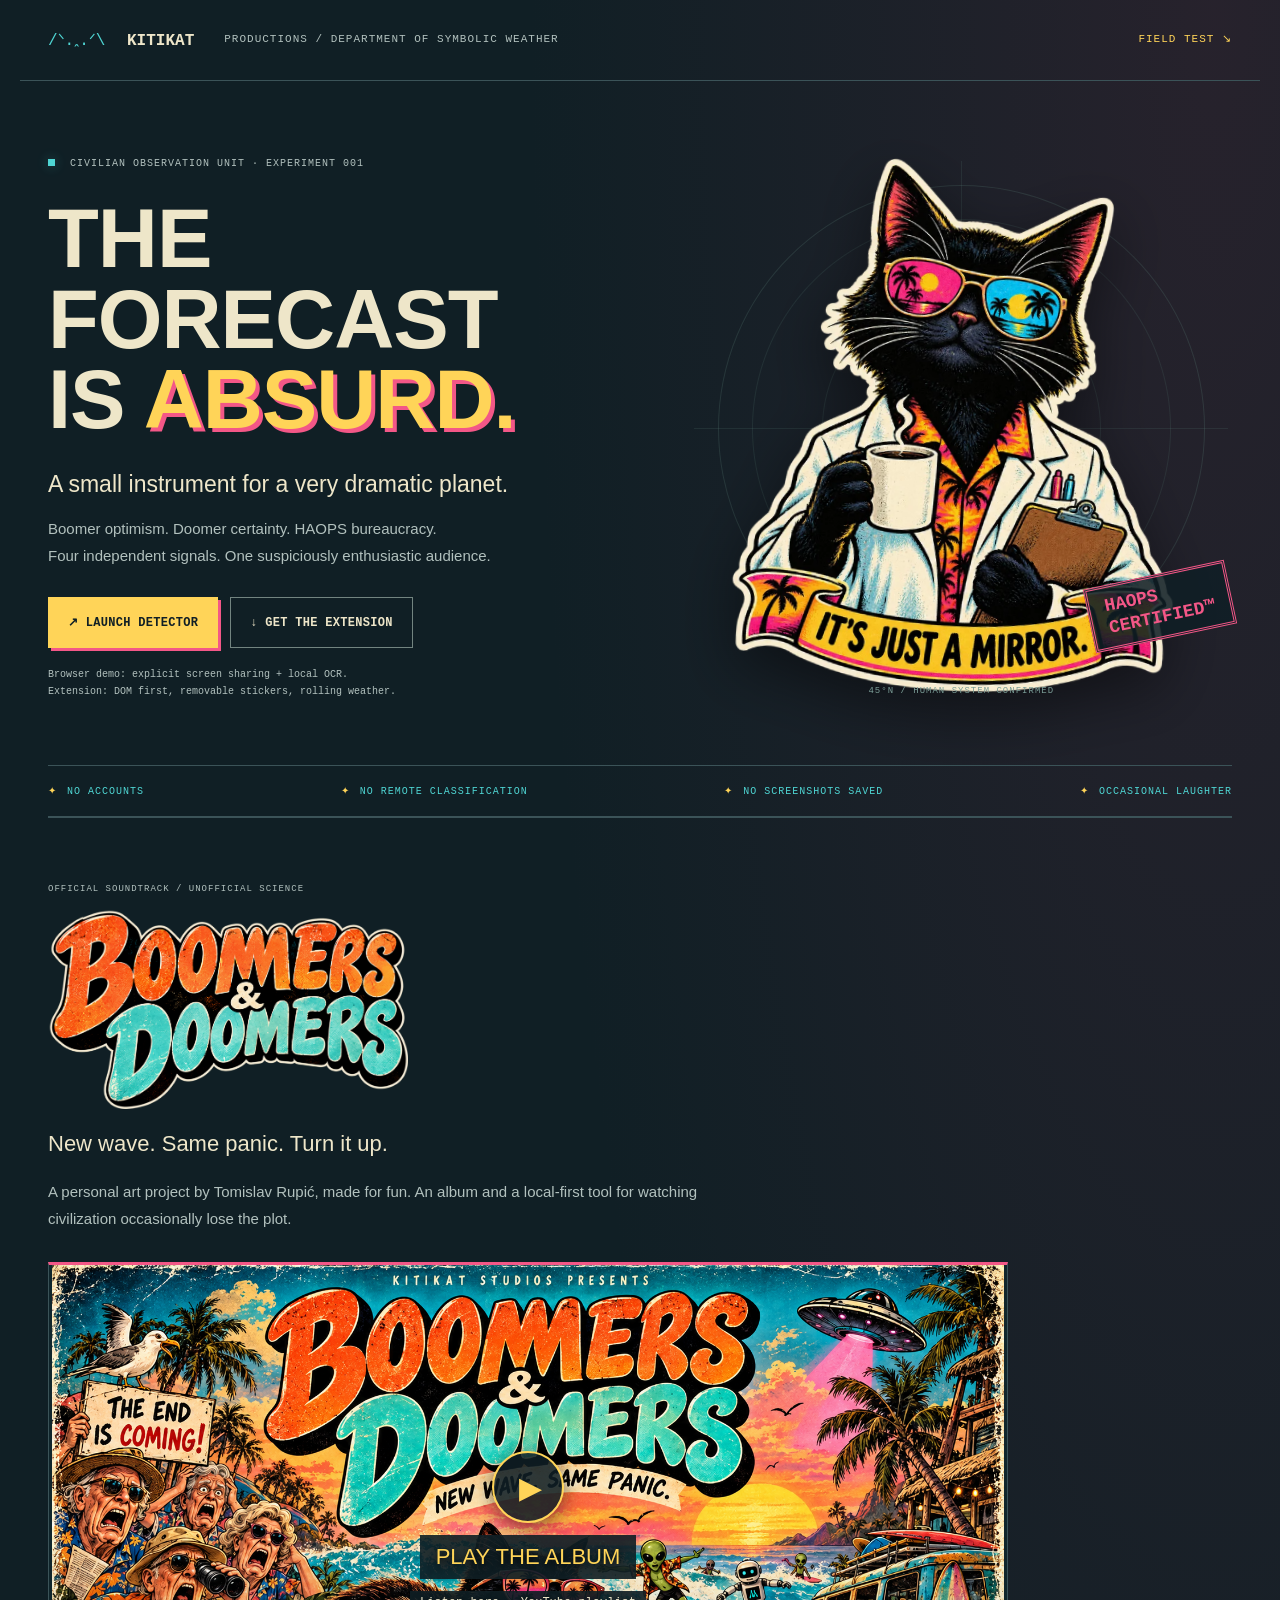
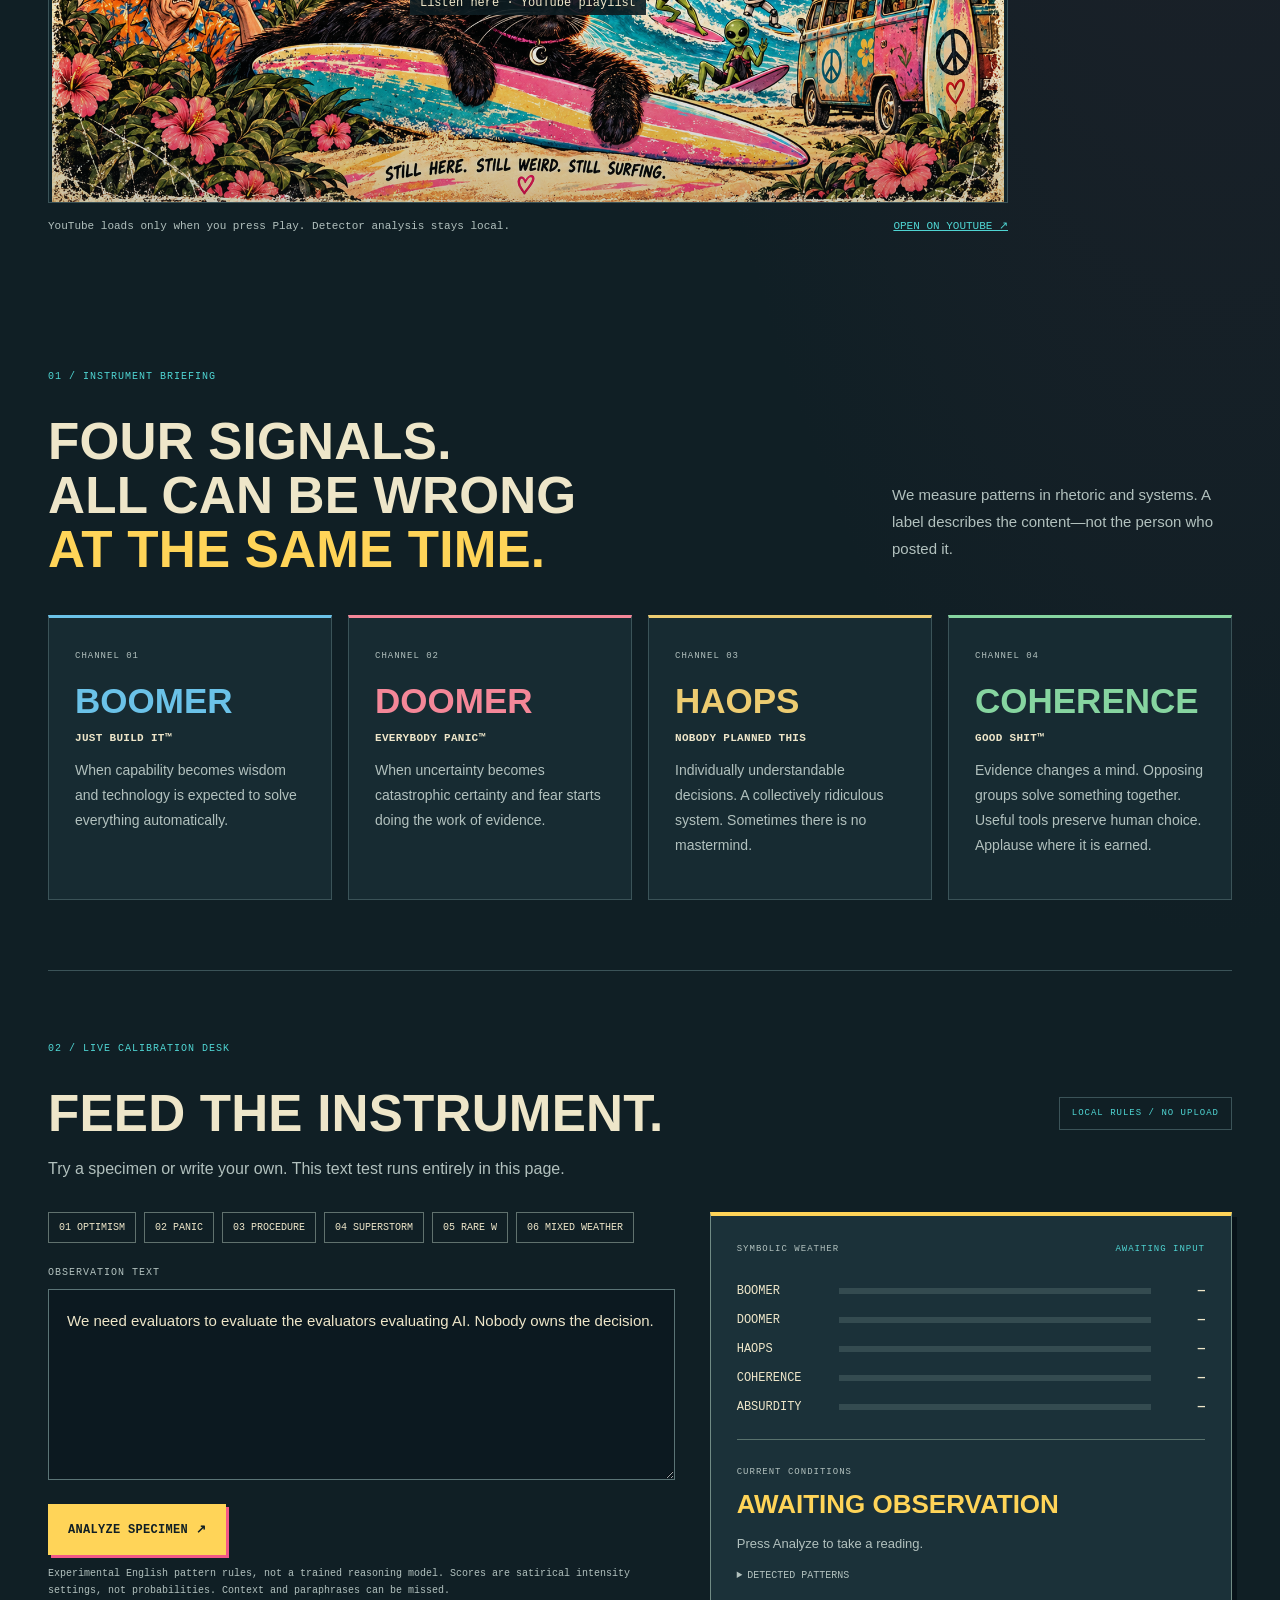
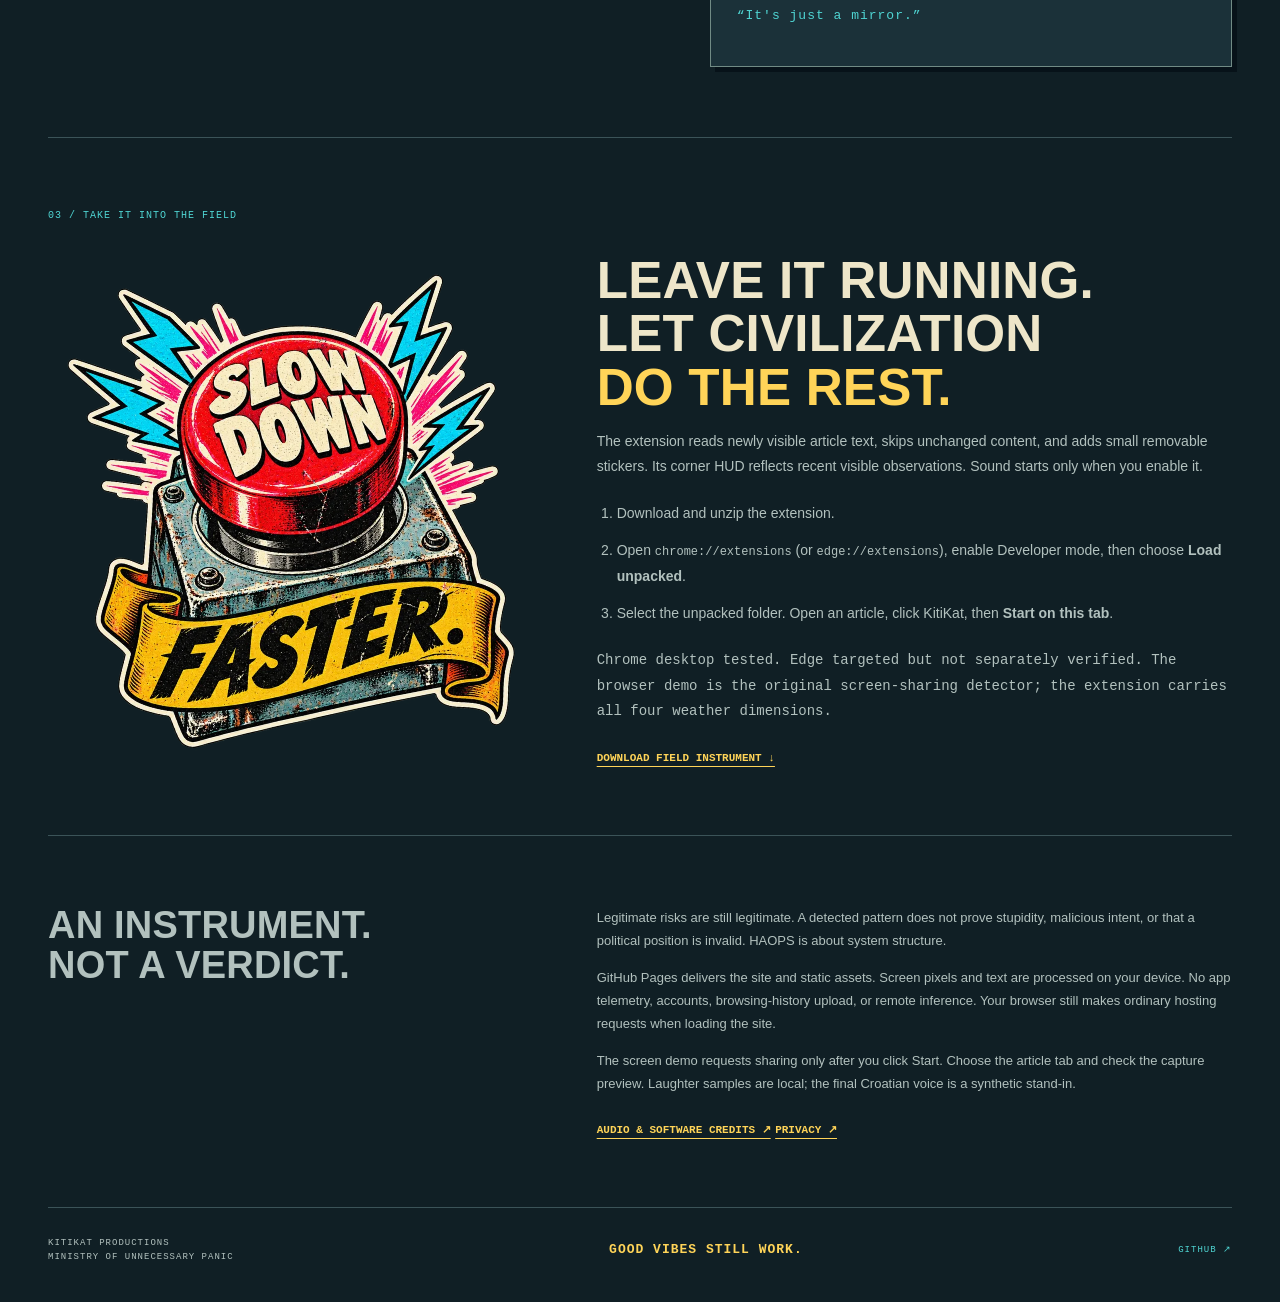
<file: index.html>
<!doctype html>
<html lang="en"><head><meta charset="utf-8"><meta name="viewport" content="width=device-width, initial-scale=1"><meta name="description" content="KitiKat observes rhetoric and systemic absurdity, reports the symbolic weather, and occasionally plays a laugh track. Local analysis. No accounts."><meta http-equiv="Content-Security-Policy" content="default-src 'self'; script-src 'self'; style-src 'self' 'unsafe-inline'; img-src 'self' data:; connect-src 'none'; frame-src https://www.youtube-nocookie.com; media-src 'self'; object-src 'none'; base-uri 'self'; form-action 'none'"><title>KITIKAT — Symbolic Weather Monitor</title><link rel="icon" href="favicon.svg"><link rel="stylesheet" href="landing.css?v=album-cover-3"></head>
<body><header class="masthead"><a href="./" class="wordmark">/ᐠ.ꞈ.ᐟ\ <b>KITIKAT</b></a><span class="department">PRODUCTIONS / DEPARTMENT OF SYMBOLIC WEATHER</span><a class="nav-link" href="#field-test">FIELD TEST ↘</a></header>
<main><section class="hero"><div class="hero-copy"><p class="eyebrow"><span class="live-dot"></span> CIVILIAN OBSERVATION UNIT · EXPERIMENT 001</p><h1>THE FORECAST<br>IS <em>ABSURD.</em></h1><p class="intro">A small instrument for a very dramatic planet.</p><p class="description">Boomer optimism. Doomer certainty. HAOPS bureaucracy.<br>Four independent signals. One suspiciously enthusiastic audience.</p><div class="cta-row"><a class="button primary" href="app/">↗ LAUNCH DETECTOR</a><a class="button secondary" href="downloads/KITIKAT-Symbolic-Weather.zip" download>↓ GET THE EXTENSION</a></div><p class="caption">Browser demo: explicit screen sharing + local OCR.<br>Extension: DOM first, removable stickers, rolling weather.</p></div><div class="hero-art"><div class="radar" aria-hidden="true"><span></span></div><img src="images/kitikat-mirror.webp" width="620" height="620" alt="KitiKat in a lab coat: It's just a mirror."><div class="stamp">HAOPS<br>CERTIFIED™</div><span class="art-coordinate">45°N / HUMAN SYSTEM CONFIRMED</span></div></section>
<div class="ticker"><span>NO ACCOUNTS</span><span>NO REMOTE CLASSIFICATION</span><span>NO SCREENSHOTS SAVED</span><span>OCCASIONAL LAUGHTER</span></div>
<section class="album-note" aria-label="Album and art project" id="album"><div class="album-heading"><span class="section-label">OFFICIAL SOUNDTRACK / UNOFFICIAL SCIENCE</span><h2 class="album-title"><img src="stickers/boomers-doomers-title.png" width="360" height="200" style="display:block;width:100%;max-width:360px;height:auto" alt="Boomers &amp; Doomers" loading="lazy"></h2><p class="album-intro">New wave. Same panic. Turn it up.</p><p>A personal art project by Tomislav Rupić, made for fun. An album and a local-first tool for watching civilization occasionally lose the plot.</p></div><div class="album-player" id="album-player"><button class="album-play" id="play-album" type="button"><img class="album-cover" src="images/album-cover-original.png" width="1672" height="941" alt="" loading="lazy"><span class="play-disc" aria-hidden="true">▶</span><strong>PLAY THE ALBUM</strong><span>Listen here · YouTube playlist</span></button></div><div class="album-caption"><span id="album-player-status">YouTube loads only when you press Play. Detector analysis stays local.</span><a href="https://www.youtube.com/playlist?list=PLHWIHMcV12K4" target="_blank" rel="noopener noreferrer">OPEN ON YOUTUBE ↗</a></div></section>
<section class="briefing"><div class="section-label">01 / INSTRUMENT BRIEFING</div><div class="briefing-title"><h2>Four signals.<br>All can be wrong<br><span>at the same time.</span></h2><p>We measure patterns in rhetoric and systems. A label describes the content—not the person who posted it.</p></div><div class="dimensions"><article class="dimension blue"><span class="channel">CHANNEL 01</span><h3>BOOMER</h3><p class="slogan">JUST BUILD IT™</p><p>When capability becomes wisdom and technology is expected to solve everything automatically.</p></article><article class="dimension red"><span class="channel">CHANNEL 02</span><h3>DOOMER</h3><p class="slogan">EVERYBODY PANIC™</p><p>When uncertainty becomes catastrophic certainty and fear starts doing the work of evidence.</p></article><article class="dimension yellow"><span class="channel">CHANNEL 03</span><h3>HAOPS</h3><p class="slogan">NOBODY PLANNED THIS</p><p>Individually understandable decisions. A collectively ridiculous system. Sometimes there is no mastermind.</p></article><article class="dimension green"><span class="channel">CHANNEL 04</span><h3>COHERENCE</h3><p class="slogan">GOOD SHIT™</p><p>Evidence changes a mind. Opposing groups solve something together. Useful tools preserve human choice. Applause where it is earned.</p></article></div></section>
<section class="field-test" id="field-test"><div class="section-label">02 / LIVE CALIBRATION DESK</div><div class="test-heading"><h2>Feed the instrument.</h2><span class="chip">LOCAL RULES / NO UPLOAD</span></div><p>Try a specimen or write your own. This text test runs entirely in this page.</p><div class="test-layout"><div class="input-panel"><div class="specimens"><button data-example="boomer">01 OPTIMISM</button><button data-example="doomer">02 PANIC</button><button data-example="haops">03 PROCEDURE</button><button data-example="triple">04 SUPERSTORM</button><button data-example="coherence">05 RARE W</button><button data-example="mixed">06 MIXED WEATHER</button></div><label for="specimen">OBSERVATION TEXT</label><textarea id="specimen" maxlength="8000" rows="6">We need evaluators to evaluate the evaluators evaluating AI. Nobody owns the decision.</textarea><button class="button primary" id="analyze">ANALYZE SPECIMEN ↗</button><p class="caption">Experimental English pattern rules, not a trained reasoning model. Scores are satirical intensity settings, not probabilities. Context and paraphrases can be missed.</p></div><aside class="instrument" aria-label="Symbolic weather results"><div class="instrument-top"><span>SYMBOLIC WEATHER</span><span id="observation-state">AWAITING INPUT</span></div><div id="scores"></div><small>CURRENT CONDITIONS</small><h3 id="conditions">AWAITING OBSERVATION</h3><p id="reason">Press Analyze to take a reading.</p><details><summary>DETECTED PATTERNS</summary><ul id="patterns"></ul></details><p class="kitikat-line" id="quip">“It's just a mirror.”</p></aside></div></section>
<section class="deployment"><div class="section-label">03 / TAKE IT INTO THE FIELD</div><div class="deployment-grid"><img loading="lazy" src="images/slow-down-faster.webp" width="380" height="380" alt="KitiKat says: Slow down. Faster."><div><h2>Leave it running.<br>Let civilization<br><span>do the rest.</span></h2><p>The extension reads newly visible article text, skips unchanged content, and adds small removable stickers. Its corner HUD reflects recent visible observations. Sound starts only when you enable it.</p><ol><li>Download and unzip the extension.</li><li>Open <code>chrome://extensions</code> (or <code>edge://extensions</code>), enable Developer mode, then choose <b>Load unpacked</b>.</li><li>Select the unpacked folder. Open an article, click KitiKat, then <b>Start on this tab</b>.</li></ol><p class="caption">Chrome desktop tested. Edge targeted but not separately verified. The browser demo is the original screen-sharing detector; the extension carries all four weather dimensions.</p><a class="text-link" href="downloads/KITIKAT-Symbolic-Weather.zip" download>DOWNLOAD FIELD INSTRUMENT ↓</a></div></div></section>

<section class="fine-print"><h2>An instrument.<br>Not a verdict.</h2><div><p>Legitimate risks are still legitimate. A detected pattern does not prove stupidity, malicious intent, or that a political position is invalid. HAOPS is about system structure.</p><p>GitHub Pages delivers the site and static assets. Screen pixels and text are processed on your device. No app telemetry, accounts, browsing-history upload, or remote inference. Your browser still makes ordinary hosting requests when loading the site.</p><p>The screen demo requests sharing only after you click Start. Choose the article tab and check the capture preview. Laughter samples are local; the final Croatian voice is a synthetic stand-in.</p><a class="text-link" href="credits.html">AUDIO & SOFTWARE CREDITS ↗</a> <a class="text-link" href="privacy.html">PRIVACY ↗</a></div></section>
<footer><span>KITIKAT PRODUCTIONS<br>MINISTRY OF UNNECESSARY PANIC</span><strong>GOOD VIBES STILL WORK.</strong><a href="https://github.com/tomislavrupic/kitikat-symbolic-weather">GITHUB ↗</a></footer></main><script type="module" src="landing.js"></script></body></html>
</file>
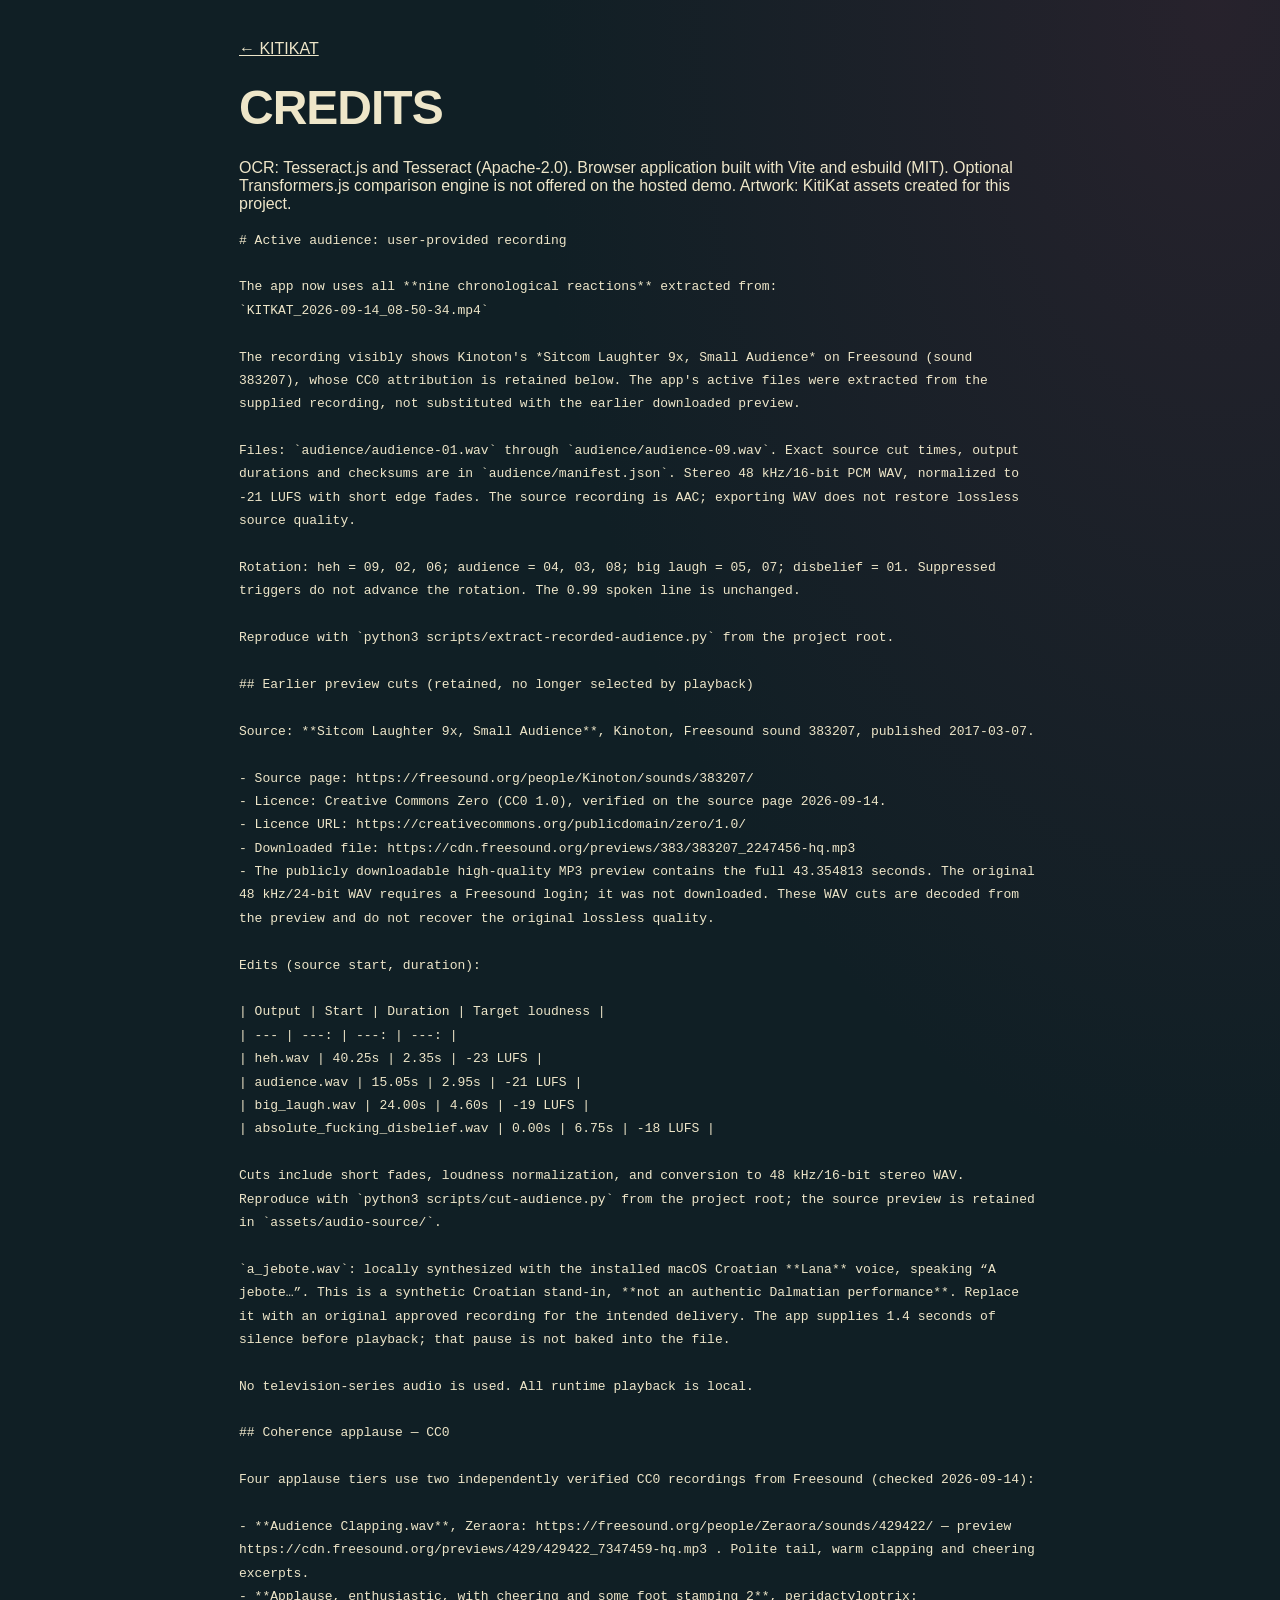
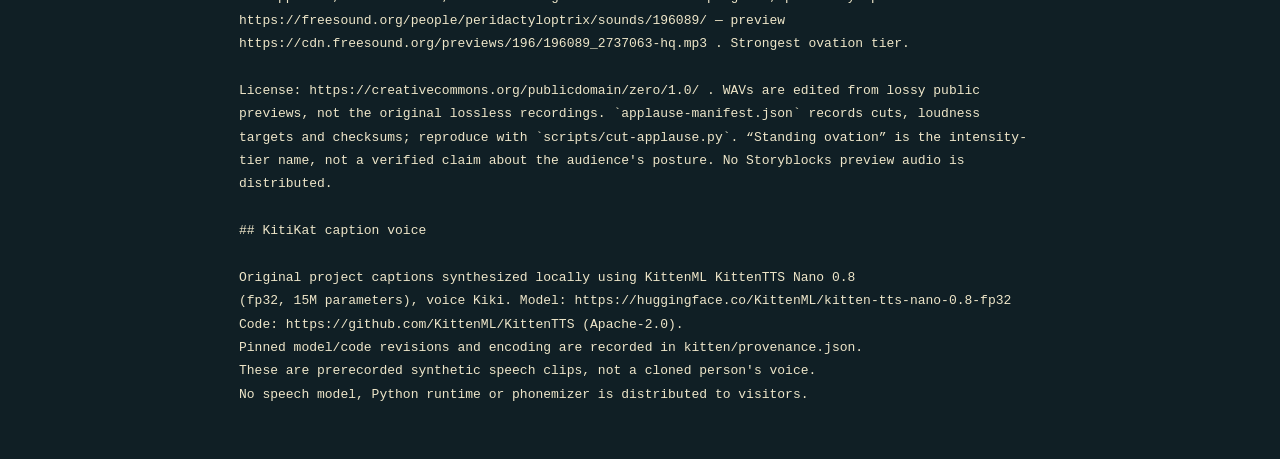
<file: credits.html>
<!doctype html><html lang="en"><meta charset="utf-8"><meta name="viewport" content="width=device-width,initial-scale=1"><title>KitiKat credits</title><link rel="stylesheet" href="landing.css"><main style="max-width:850px;padding:40px 24px"><a href="./">← KITIKAT</a><h1 style="font-size:48px">Credits</h1><p>OCR: Tesseract.js and Tesseract (Apache-2.0). Browser application built with Vite and esbuild (MIT). Optional Transformers.js comparison engine is not offered on the hosted demo. Artwork: KitiKat assets created for this project.</p><pre style="white-space:pre-wrap;font:13px/1.8 ui-monospace,monospace"># Active audience: user-provided recording

The app now uses all **nine chronological reactions** extracted from:
`KITKAT_2026-09-14_08-50-34.mp4`

The recording visibly shows Kinoton's *Sitcom Laughter 9x, Small Audience* on Freesound (sound 383207), whose CC0 attribution is retained below. The app's active files were extracted from the supplied recording, not substituted with the earlier downloaded preview.

Files: `audience/audience-01.wav` through `audience/audience-09.wav`. Exact source cut times, output durations and checksums are in `audience/manifest.json`. Stereo 48 kHz/16-bit PCM WAV, normalized to -21 LUFS with short edge fades. The source recording is AAC; exporting WAV does not restore lossless source quality.

Rotation: heh = 09, 02, 06; audience = 04, 03, 08; big laugh = 05, 07; disbelief = 01. Suppressed triggers do not advance the rotation. The 0.99 spoken line is unchanged.

Reproduce with `python3 scripts/extract-recorded-audience.py` from the project root.

## Earlier preview cuts (retained, no longer selected by playback)

Source: **Sitcom Laughter 9x, Small Audience**, Kinoton, Freesound sound 383207, published 2017-03-07.

- Source page: https://freesound.org/people/Kinoton/sounds/383207/
- Licence: Creative Commons Zero (CC0 1.0), verified on the source page 2026-09-14.
- Licence URL: https://creativecommons.org/publicdomain/zero/1.0/
- Downloaded file: https://cdn.freesound.org/previews/383/383207_2247456-hq.mp3
- The publicly downloadable high-quality MP3 preview contains the full 43.354813 seconds. The original 48 kHz/24-bit WAV requires a Freesound login; it was not downloaded. These WAV cuts are decoded from the preview and do not recover the original lossless quality.

Edits (source start, duration):

| Output | Start | Duration | Target loudness |
| --- | ---: | ---: | ---: |
| heh.wav | 40.25s | 2.35s | -23 LUFS |
| audience.wav | 15.05s | 2.95s | -21 LUFS |
| big_laugh.wav | 24.00s | 4.60s | -19 LUFS |
| absolute_fucking_disbelief.wav | 0.00s | 6.75s | -18 LUFS |

Cuts include short fades, loudness normalization, and conversion to 48 kHz/16-bit stereo WAV. Reproduce with `python3 scripts/cut-audience.py` from the project root; the source preview is retained in `assets/audio-source/`.

`a_jebote.wav`: locally synthesized with the installed macOS Croatian **Lana** voice, speaking “A jebote…”. This is a synthetic Croatian stand-in, **not an authentic Dalmatian performance**. Replace it with an original approved recording for the intended delivery. The app supplies 1.4 seconds of silence before playback; that pause is not baked into the file.

No television-series audio is used. All runtime playback is local.

## Coherence applause — CC0

Four applause tiers use two independently verified CC0 recordings from Freesound (checked 2026-09-14):

- **Audience Clapping.wav**, Zeraora: https://freesound.org/people/Zeraora/sounds/429422/ — preview https://cdn.freesound.org/previews/429/429422_7347459-hq.mp3 . Polite tail, warm clapping and cheering excerpts.
- **Applause, enthusiastic, with cheering and some foot stamping 2**, peridactyloptrix: https://freesound.org/people/peridactyloptrix/sounds/196089/ — preview https://cdn.freesound.org/previews/196/196089_2737063-hq.mp3 . Strongest ovation tier.

License: https://creativecommons.org/publicdomain/zero/1.0/ . WAVs are edited from lossy public previews, not the original lossless recordings. `applause-manifest.json` records cuts, loudness targets and checksums; reproduce with `scripts/cut-applause.py`. “Standing ovation” is the intensity-tier name, not a verified claim about the audience's posture. No Storyblocks preview audio is distributed.

## KitiKat caption voice

Original project captions synthesized locally using KittenML KittenTTS Nano 0.8
(fp32, 15M parameters), voice Kiki. Model: https://huggingface.co/KittenML/kitten-tts-nano-0.8-fp32
Code: https://github.com/KittenML/KittenTTS (Apache-2.0).
Pinned model/code revisions and encoding are recorded in kitten/provenance.json.
These are prerecorded synthetic speech clips, not a cloned person's voice.
No speech model, Python runtime or phonemizer is distributed to visitors.
</pre></main></html>
</file>
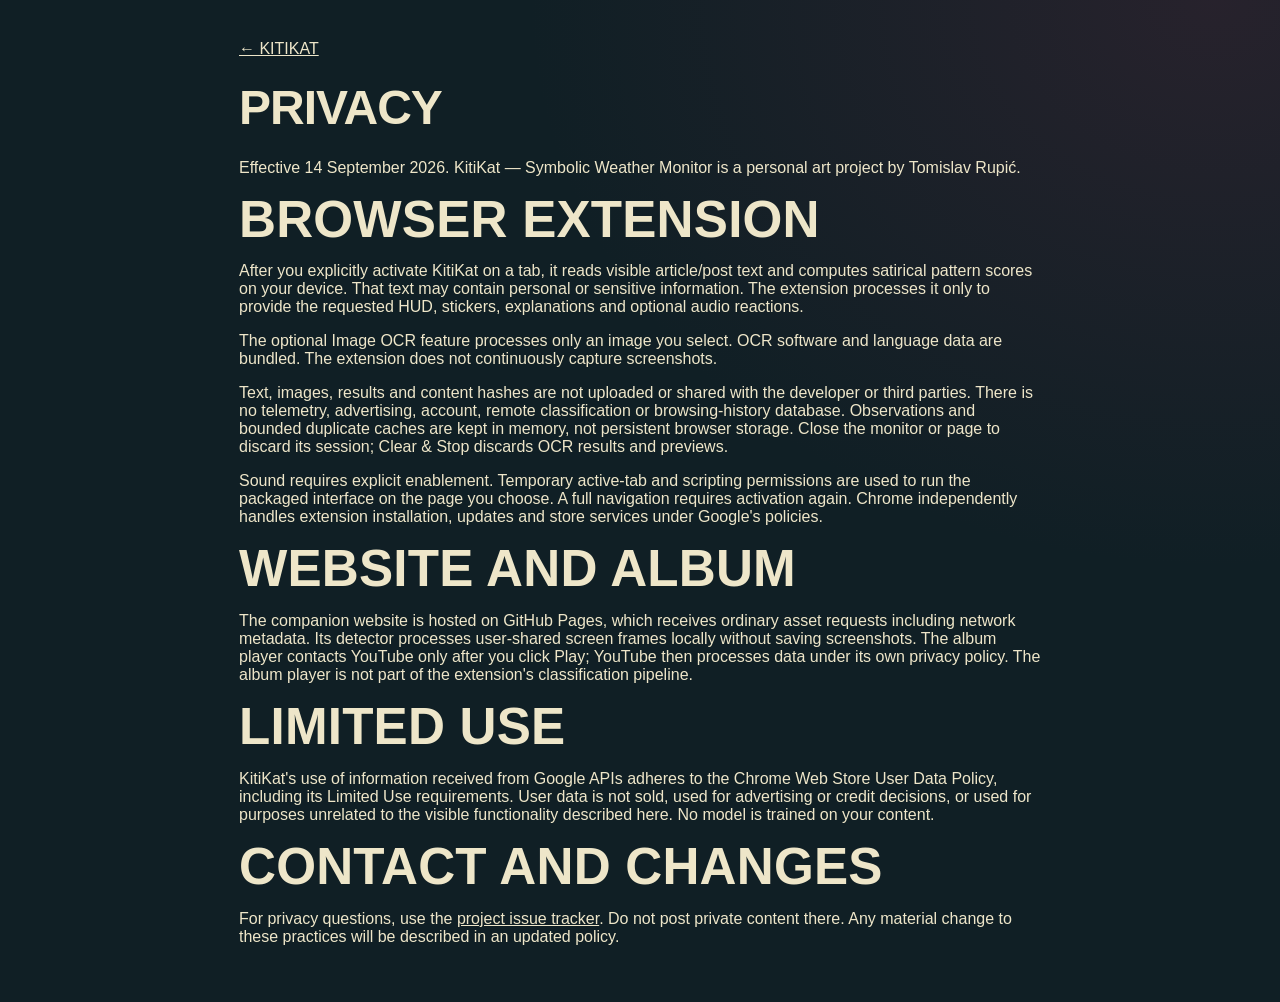
<file: privacy.html>
<!doctype html><html lang="en"><head><meta charset="utf-8"><meta name="viewport" content="width=device-width,initial-scale=1"><title>KitiKat Privacy</title><link rel="stylesheet" href="landing.css"></head><body><main style="max-width:850px;padding:40px 24px"><a href="./">← KITIKAT</a><h1 style="font-size:48px">Privacy</h1><p>Effective 14 September 2026. KitiKat — Symbolic Weather Monitor is a personal art project by Tomislav Rupić.</p><h2>Browser extension</h2><p>After you explicitly activate KitiKat on a tab, it reads visible article/post text and computes satirical pattern scores on your device. That text may contain personal or sensitive information. The extension processes it only to provide the requested HUD, stickers, explanations and optional audio reactions.</p><p>The optional Image OCR feature processes only an image you select. OCR software and language data are bundled. The extension does not continuously capture screenshots.</p><p>Text, images, results and content hashes are not uploaded or shared with the developer or third parties. There is no telemetry, advertising, account, remote classification or browsing-history database. Observations and bounded duplicate caches are kept in memory, not persistent browser storage. Close the monitor or page to discard its session; Clear &amp; Stop discards OCR results and previews.</p><p>Sound requires explicit enablement. Temporary active-tab and scripting permissions are used to run the packaged interface on the page you choose. A full navigation requires activation again. Chrome independently handles extension installation, updates and store services under Google's policies.</p><h2>Website and album</h2><p>The companion website is hosted on GitHub Pages, which receives ordinary asset requests including network metadata. Its detector processes user-shared screen frames locally without saving screenshots. The album player contacts YouTube only after you click Play; YouTube then processes data under its own privacy policy. The album player is not part of the extension's classification pipeline.</p><h2>Limited use</h2><p>KitiKat's use of information received from Google APIs adheres to the Chrome Web Store User Data Policy, including its Limited Use requirements. User data is not sold, used for advertising or credit decisions, or used for purposes unrelated to the visible functionality described here. No model is trained on your content.</p><h2>Contact and changes</h2><p>For privacy questions, use the <a href="https://github.com/tomislavrupic/kitikat-symbolic-weather/issues">project issue tracker</a>. Do not post private content there. Any material change to these practices will be described in an updated policy.</p></main></body></html>
</file>
<file: landing.css>
:root{--ink:#101f25;--panel:#172b32;--line:#3b5358;--cream:#eee6c9;--muted:#b2c1be;--cyan:#4fd5d3;--yellow:#ffd458;--pink:#f35787;color-scheme:dark;font-family:Arial,Helvetica,sans-serif;background:var(--ink);color:var(--cream)}*{box-sizing:border-box}body{margin:0;background:radial-gradient(ellipse at 95% 0,#55283b55,transparent 40%)}a{color:inherit}button,textarea{font:inherit}button,a{touch-action:manipulation}button:focus-visible,a:focus-visible,summary:focus-visible,textarea:focus-visible{outline:3px solid var(--cyan);outline-offset:5px}.masthead,main{max-width:1240px;margin:auto}.masthead{display:flex;align-items:center;gap:30px;padding:30px 28px;border-bottom:1px solid var(--line)}.wordmark{text-decoration:none;font:16px ui-monospace,monospace;white-space:nowrap;color:var(--cyan)}.wordmark b{color:var(--cream);margin-left:12px}.department,.nav-link,.eyebrow,.caption,.section-label,.channel,.chip,small,label,.instrument-top,.kitikat-line,footer,.art-coordinate{font:11px/1.6 ui-monospace,SFMono-Regular,Consolas,monospace;letter-spacing:1px}.department{flex:1;color:var(--muted)}.nav-link{text-decoration:none;color:var(--yellow)}main{padding:0 28px}.hero{display:grid;grid-template-columns:1.15fr 1fr;align-items:center;min-height:650px;padding:65px 0 55px;gap:20px}.eyebrow{color:var(--muted);font-size:10px}.live-dot{display:inline-block;width:7px;height:7px;background:var(--cyan);margin-right:8px;box-shadow:0 0 12px #4fd5d355}h1,h2,h3{font-family:Impact,'Arial Narrow',Arial,sans-serif;font-weight:900;text-transform:uppercase;margin:0}h1{font-size:clamp(64px,6.5vw,96px);letter-spacing:-1px;line-height:.97;margin:27px 0}h1 em{font-style:normal;color:var(--yellow);text-shadow:4px 4px var(--pink)}.intro{font-size:23px;line-height:1.4;margin-bottom:13px}.description{font-size:15px;color:var(--muted);line-height:1.8}.cta-row{display:flex;gap:12px;flex-wrap:wrap;margin:28px 0 18px}.button{display:inline-flex;align-items:center;justify-content:center;padding:17px 19px;border:1px solid var(--line);border-radius:0;font:bold 12px ui-monospace,monospace;letter-spacing:.3px;text-decoration:none;cursor:pointer;min-height:48px;transition:transform .15s,box-shadow .15s}.primary{background:var(--yellow);color:var(--ink);box-shadow:3px 3px var(--pink);border-color:var(--yellow)}.secondary{background:transparent;color:var(--cream);border-color:#728480}.button:hover{transform:translateY(-2px);box-shadow:4px 5px var(--pink)}.caption{font-size:10px;color:var(--muted);letter-spacing:0;line-height:1.7}.hero-art{position:relative;display:grid;place-items:center;min-width:0}.hero-art img{width:100%;height:auto;position:relative;filter:drop-shadow(0 20px 30px #0007);transform:rotate(3deg)}.radar{position:absolute;width:90%;aspect-ratio:1;border-radius:50%;border:1px solid #5b7e743f;background:repeating-radial-gradient(circle,transparent 0,transparent 68px,#50746d33 69px,transparent 70px)}.radar:after,.radar:before{content:'';position:absolute;background:#50746d33}.radar:before{width:1px;height:110%;left:50%;top:-5%}.radar:after{width:110%;height:1px;top:50%;left:-5%}.stamp{position:absolute;right:0;bottom:60px;border:3px double var(--pink);padding:8px 15px;color:var(--pink);font:bold 18px/1.2 ui-monospace,monospace;transform:rotate(-12deg);background:#101f25dd}.art-coordinate{color:#7b9d97;font-size:9px;position:absolute;bottom:0}.ticker{display:flex;justify-content:space-between;gap:12px;flex-wrap:wrap;border-block:1px solid var(--line);padding:19px 0;color:var(--cyan);font:10px ui-monospace,monospace;letter-spacing:1px}.ticker span:before{content:'✦';margin-right:10px;color:var(--yellow)}section.briefing,section.field-test,section.deployment,section.fine-print{padding:70px 0}.section-label{color:var(--cyan);font-size:10px;margin-bottom:30px}h2{font-size:clamp(35px,4vw,55px);line-height:1.05;letter-spacing:.2px}h2 span{color:var(--yellow)}.briefing-title{display:flex;justify-content:space-between;gap:50px;align-items:end;margin-bottom:38px}.briefing-title p{max-width:340px;color:var(--muted);line-height:1.8;font-size:15px}.dimensions{display:grid;grid-template-columns:repeat(3,1fr);gap:16px}.dimension{background:var(--panel);border:1px solid var(--line);border-top:3px solid var(--signal);padding:26px}.blue{--signal:#6bc2e8}.red{--signal:#f48798}.yellow{--signal:#edcc71}.channel{color:var(--muted);font-size:9px}.dimension h3{font-size:35px;margin:18px 0 4px;color:var(--signal)}.slogan{font:bold 11px ui-monospace,monospace;letter-spacing:.3px}.dimension p:last-child{font-size:14px;line-height:1.8;color:var(--muted)}.field-test{border-block:1px solid var(--line)}.test-heading{display:flex;align-items:center;justify-content:space-between;gap:20px}.chip{font-size:9px;padding:8px 12px;border:1px solid var(--line);white-space:nowrap;color:var(--cyan)}.field-test>p{color:var(--muted);line-height:1.6}.test-layout{display:grid;grid-template-columns:1.2fr 1fr;gap:35px;margin-top:30px}.specimens{display:flex;gap:8px;flex-wrap:wrap;margin-bottom:22px}.specimens button{cursor:pointer;padding:9px 10px;border:1px solid #60716e;color:var(--cream);background:none;font:10px ui-monospace,monospace}.specimens button:hover{border-color:var(--cyan);color:var(--cyan)}label{display:block;font-size:10px;color:var(--muted);margin-bottom:8px}textarea{resize:vertical;width:100%;padding:18px;background:#0c1920;border:1px solid #5b7476;color:var(--cream);font:15px/1.7 Arial,sans-serif;min-height:170px;max-height:400px;margin-bottom:20px}.instrument{padding:26px;background:#1b3139;border:1px solid #718b85;border-top:4px solid var(--yellow);box-shadow:5px 5px #071219;min-width:0}.instrument-top{display:flex;justify-content:space-between;gap:10px;font-size:9px;color:var(--muted);margin-bottom:28px}#observation-state{color:var(--cyan)}.reading{display:grid;grid-template-columns:90px 1fr 42px;gap:12px;align-items:center;font:12px ui-monospace,monospace;margin:15px 0}.reading b{text-align:right}.meter{background:#344b50;height:6px}.meter i{display:block;background:var(--signal);height:100%;width:0;transition:width .35s}.boomer{--signal:#6bc2e8}.doomer{--signal:#f48798}.haops{--signal:#edcc71}.absurdity{--signal:#c3a4db}.instrument small{display:block;border-top:1px solid #59726d;padding-top:25px;margin-top:25px;color:var(--muted);font-size:9px}.instrument h3{font-size:26px;color:var(--yellow);line-height:1.15;margin:10px 0}.instrument>p{font-size:13px;line-height:1.65;color:var(--muted)}.instrument details{font:10px/1.8 ui-monospace,monospace;color:var(--muted)}summary{cursor:pointer}#patterns{padding-left:18px}.instrument .kitikat-line{margin-top:20px;color:var(--cyan)}.deployment-grid{display:grid;grid-template-columns:1fr 1.3fr;align-items:center;gap:60px}.deployment-grid img{width:100%;height:auto;transform:rotate(-5deg)}.deployment-grid p,.deployment-grid li{font-size:14px;line-height:1.8;color:var(--muted)}ol{padding-left:20px}li{padding:6px 0}code{font-size:12px}.text-link{display:inline-block;color:var(--yellow);font:bold 11px ui-monospace,monospace;text-underline-offset:5px;margin-top:14px}.fine-print{display:grid;grid-template-columns:1fr 1.3fr;gap:60px;border-top:1px solid var(--line)}.fine-print h2{font-size:38px;color:var(--muted)}.fine-print p{font-size:13px;line-height:1.8;color:var(--muted);margin-top:0}footer{border-top:1px solid var(--line);padding:28px 0 40px;display:flex;justify-content:space-between;align-items:center;gap:20px;font-size:9px;color:var(--muted)}footer strong{font-size:13px;color:var(--yellow)}footer a{text-decoration:none;color:var(--cyan)}@media(max-width:850px){.hero{grid-template-columns:1fr;padding-top:40px;gap:10px}.hero-art{max-width:440px;margin:auto;grid-row:2;}.hero-art img{max-width:400px}.hero-copy{max-width:650px}h1{font-size:75px}.department{display:none}.masthead{justify-content:space-between}.dimensions{gap:10px}.dimension{padding:18px}.test-layout{grid-template-columns:1fr}.deployment-grid,.fine-print{gap:30px;grid-template-columns:1fr 1.2fr}.briefing-title{gap:20px}}@media(max-width:580px){main{padding:0 20px}.masthead{padding:22px 20px}h1{font-size:62px}.hero{padding-top:28px}.intro{font-size:20px}.description{font-size:14px}.hero-art{max-width:300px}.stamp{font-size:14px;bottom:40px}.cta-row .button{width:100%}.ticker{font-size:9px;display:grid;grid-template-columns:1fr 1fr;line-height:1.6}.briefing-title{display:block}.dimensions,.deployment-grid,.fine-print{grid-template-columns:1fr}.deployment-grid img{max-width:260px;margin:auto}.test-heading{display:block}.chip{display:inline-block;margin-top:15px}.instrument{padding:20px}.instrument-top{font-size:8px}.reading{grid-template-columns:85px 1fr 38px;gap:8px}.field-test>p{font-size:14px}section.briefing,section.field-test,section.deployment,section.fine-print{padding:45px 0}.section-label{margin-bottom:24px}footer{flex-wrap:wrap}footer strong{order:3;width:100%;margin-top:12px}.hero-art .art-coordinate{font-size:8px}}@media(prefers-reduced-motion:reduce){*{transition:none!important;scroll-behavior:auto!important}}

.green,.coherence{--signal:#86d5a0}.dimensions{grid-template-columns:repeat(4,1fr)}@media(max-width:850px){.dimensions{grid-template-columns:repeat(2,1fr)}}@media(max-width:580px){.dimensions{grid-template-columns:1fr}}

.album-note{display:flex;align-items:center;justify-content:space-between;gap:32px;padding:38px 0;border-top:1px solid var(--line)}.album-note .section-label{display:block;margin-bottom:12px;font-size:9px;color:var(--muted)}.album-note h2{font-size:30px}.album-note p{max-width:540px;color:var(--muted);font-size:13px;line-height:1.8}.album-note .button{flex-shrink:0;flex-direction:column;gap:7px}.album-note small{font-size:9px;color:var(--muted);text-transform:none}@media(max-width:580px){.album-note{align-items:flex-start;flex-direction:column;gap:12px}}

.album-note{display:block;padding:64px 0}.album-heading{max-width:850px;margin-bottom:30px}.album-note h2{font-size:clamp(36px,5vw,68px);line-height:1.05;color:var(--yellow)}.album-note .album-intro{font-size:22px;color:var(--cream);margin:15px 0}.album-note p{max-width:720px;font-size:15px}.album-player{width:100%;aspect-ratio:16/9;background:radial-gradient(ellipse at top right,#503548,#10262c 70%);border:1px solid var(--line);border-top:3px solid var(--pink);overflow:hidden}.album-play{display:flex;flex-direction:column;align-items:center;justify-content:center;gap:18px;width:100%;height:100%;border:0;background:transparent;color:var(--cream);cursor:pointer}.play-disc{display:grid;place-items:center;width:84px;height:84px;border:2px solid var(--yellow);border-radius:50%;color:var(--yellow);font-size:30px;padding-left:5px}.album-play strong{font:clamp(24px,4vw,44px) Impact,'Arial Narrow',sans-serif;color:var(--yellow)}.album-play>span:last-child{font:12px ui-monospace,monospace}.album-player iframe{display:block;width:100%;height:100%;border:0}.album-caption{display:flex;justify-content:space-between;gap:18px;margin-top:14px;font:11px/1.7 ui-monospace,monospace;color:var(--muted)}.album-caption a{color:var(--cyan);white-space:nowrap}@media(max-width:580px){.album-caption{flex-direction:column}.album-play{gap:10px}.play-disc{width:48px;height:48px;font-size:20px}.album-note{padding:42px 0}}

.album-title img{display:block;width:min(100%,360px);height:auto}.album-play{position:relative;isolation:isolate;overflow:hidden;justify-content:flex-end;padding:30px 20px}.album-cover{position:absolute;inset:0;width:100%;height:100%;object-fit:contain;object-position:center top;z-index:-2;background:#10262c}.album-play:after{content:"";position:absolute;inset:0;z-index:-1;background:linear-gradient(transparent 40%,#101f25dd 78%,#101f25)}.album-play .play-disc{background:#101f25dd}.album-play strong,.album-play>span:last-child{text-shadow:0 2px 8px #000}@media(max-width:580px){.album-play{padding:12px;gap:6px}.album-play strong{font-size:22px}.album-title img{max-width:300px}.album-play:after{background:linear-gradient(transparent 30%,#101f25ee)}}

/* Album art stays fully visible; controls overlay rather than extending below it. */
.album-player{max-width:960px;aspect-ratio:1672/941}.album-cover{object-fit:contain;object-position:center}.album-play{justify-content:center;padding:16px;gap:12px}.album-play:after{background:linear-gradient(transparent 50%,#101f2533)}.album-play .play-disc{width:72px;height:72px;box-shadow:0 3px 20px #0008}.album-play strong{font-size:22px;background:#101f25e8;padding:9px 16px}.album-play>span:last-child{background:#101f25e8;padding:5px 10px}.album-caption{max-width:960px}@media(max-width:580px){.album-play .play-disc{width:48px;height:48px}.album-play{gap:7px}.album-play strong{font-size:18px;padding:6px 10px}.album-play>span:last-child{font-size:10px}}
</file>
